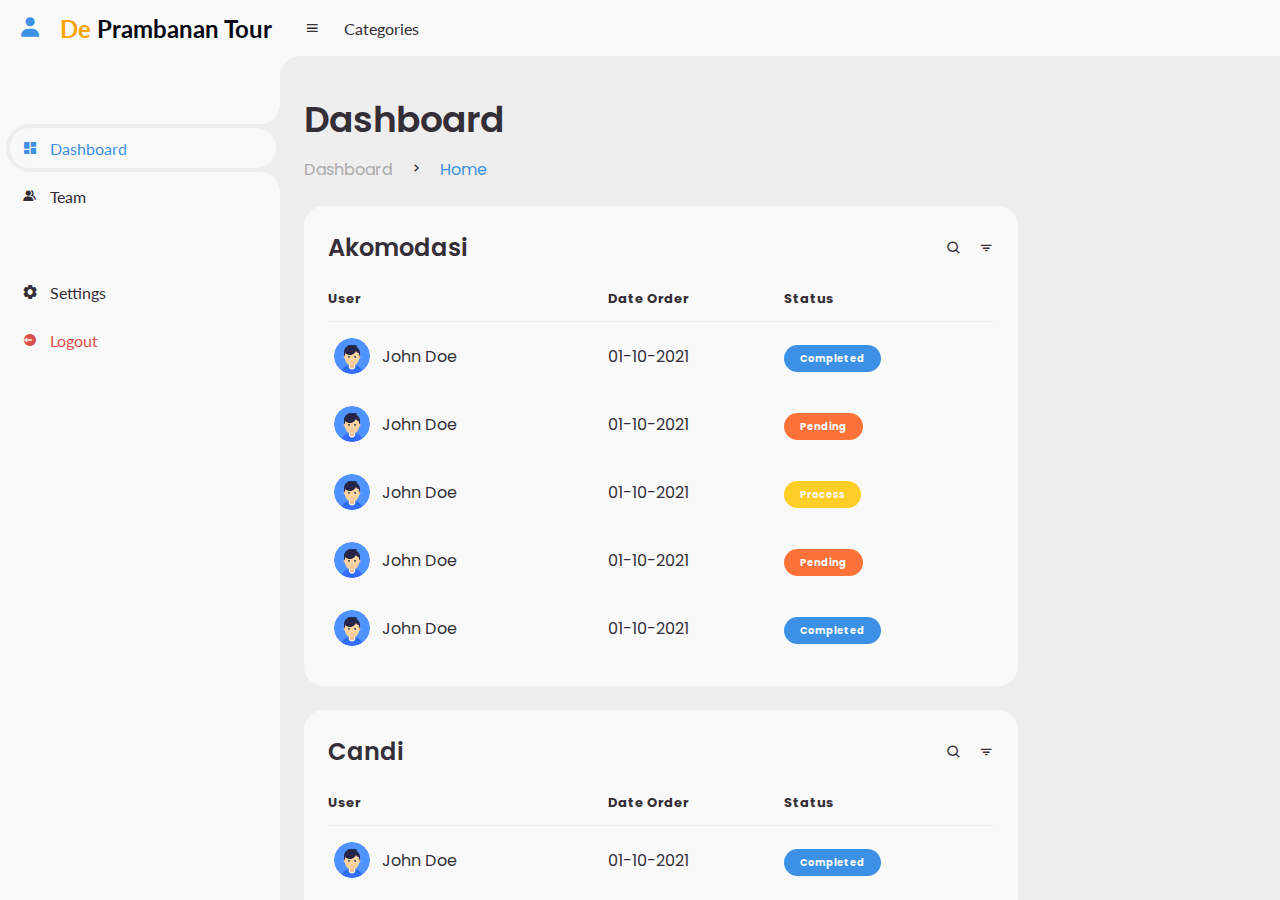
<file: Dasboard.html>
<!DOCTYPE html>
<html lang="en">
<head>
	<meta charset="UTF-8">
	<meta name="viewport" content="width=device-width, initial-scale=1.0">

	<!-- Boxicons -->
	<link href='https://unpkg.com/boxicons@2.0.9/css/boxicons.min.css' rel='stylesheet'>
	<!-- My CSS -->
	<link rel="stylesheet" href="Dasboard/style.css">

	<title>AdminHub</title>
</head>
<body>


	<!-- SIDEBAR -->
	<section id="sidebar">
		<a href="#" class="brand">
			<i class='bx bxs-user'></i>
			<span class="text"><span class="danger">De </span>Prambanan Tour</span>
		</a>
		<ul class="side-menu top">
			<li class="active">
				<a href="#dasboard">
					<i class='bx bxs-dashboard' ></i>
					<span class="text">Dashboard</span>
				</a>
			</li>
			<li>
				<a href="#team">
					<i class='bx bxs-group' ></i>
					<span class="text">Team</span>
				</a>
			</li>
		</ul>
		<ul class="side-menu">
			<li>
				<a href="#">
					<i class='bx bxs-cog' ></i>
					<span class="text">Settings</span>
				</a>
			</li>
			<li>
				<a href="login.html" class="logout">
					<i class='bx bxs-log-out-circle' ></i>
					<span class="text">Logout</span>
				</a>
			</li>
		</ul>
	</section>
	<!-- SIDEBAR -->



	<!-- CONTENT -->
	<section id="content">
		<!-- NAVBAR -->
		<nav>
			<i class='bx bx-menu' ></i>
			<a href="#" class="nav-link">Categories</a>
			<!-- <form action="#">
				<div class="form-input">
					<input type="search" placeholder="Search...">
					<button type="submit" class="search-btn"><i class='bx bx-search' ></i></button>
				</div>
			</form>
			<input type="checkbox" id="switch-mode" hidden>
			<label for="switch-mode" class="switch-mode"></label>
			<a href="#" class="notification">
				<i class='bx bxs-bell' ></i>
				<span class="num">8</span>
			</a>
			<a href="#" class="profile">
				<img src="Dasboard/user.png">
			</a> -->
		</nav>
		<!-- NAVBAR -->

		<!-- MAIN -->
		<main>
			<div class="head-title" id="dasboard">
				<div class="left">
					<h1>Dashboard</h1>
					<ul class="breadcrumb">
						<li>
							<a href="#">Dashboard</a>
						</li>
						<li><i class='bx bx-chevron-right' ></i></li>
						<li>
							<a class="active" href="#">Home</a>
						</li>
					</ul>
				</div>
			</div>


			<div class="table-data">
				<div class="order">
					<div class="head">
						<h3>Akomodasi</h3>
						<i class='bx bx-search' ></i>
						<i class='bx bx-filter' ></i>
					</div>
					<table>
						<thead>
							<tr>
								<th>User</th>
								<th>Date Order</th>
								<th>Status</th>
							</tr>
						</thead>
						<tbody>
							<tr>
								<td>
									<img src="Dasboard/user.png">
									<p>John Doe</p>
								</td>
								<td>01-10-2021</td>
								<td><span class="status completed">Completed</span></td>
							</tr>
							<tr>
								<td>
									<img src="Dasboard/user.png">
									<p>John Doe</p>
								</td>
								<td>01-10-2021</td>
								<td><span class="status pending">Pending</span></td>
							</tr>
							<tr>
								<td>
									<img src="Dasboard/user.png">
									<p>John Doe</p>
								</td>
								<td>01-10-2021</td>
								<td><span class="status process">Process</span></td>
							</tr>
							<tr>
								<td>
									<img src="Dasboard/user.png">
									<p>John Doe</p>
								</td>
								<td>01-10-2021</td>
								<td><span class="status pending">Pending</span></td>
							</tr>
							<tr>
								<td>
									<img src="Dasboard/user.png">
									<p>John Doe</p>
								</td>
								<td>01-10-2021</td>
								<td><span class="status completed">Completed</span></td>
							</tr>
						</tbody>
					</table>
				</div>

				<div class="order">
					<div class="head">
						<h3>Candi</h3>
						<i class='bx bx-search' ></i>
						<i class='bx bx-filter' ></i>
					</div>
					<table>
						<thead>
							<tr>
								<th>User</th>
								<th>Date Order</th>
								<th>Status</th>
							</tr>
						</thead>
						<tbody>
							<tr>
								<td>
									<img src="Dasboard/user.png">
									<p>John Doe</p>
								</td>
								<td>01-10-2021</td>
								<td><span class="status completed">Completed</span></td>
							</tr>
							<tr>
								<td>
									<img src="Dasboard/user.png">
									<p>John Doe</p>
								</td>
								<td>01-10-2021</td>
								<td><span class="status pending">Pending</span></td>
							</tr>
							<tr>
								<td>
									<img src="Dasboard/user.png">
									<p>John Doe</p>
								</td>
								<td>01-10-2021</td>
								<td><span class="status process">Process</span></td>
							</tr>
							<tr>
								<td>
									<img src="Dasboard/user.png">
									<p>John Doe</p>
								</td>
								<td>01-10-2021</td>
								<td><span class="status pending">Pending</span></td>
							</tr>
							<tr>
								<td>
									<img src="Dasboard/user.png">
									<p>John Doe</p>
								</td>
								<td>01-10-2021</td>
								<td><span class="status completed">Completed</span></td>
							</tr>
						</tbody>
					</table>
				</div>

				<div class="order">
					<div class="head">
						<h3>Kebudayaan</h3>
						<i class='bx bx-search' ></i>
						<i class='bx bx-filter' ></i>
					</div>
					<table>
						<thead>
							<tr>
								<th>User</th>
								<th>Date Order</th>
								<th>Status</th>
							</tr>
						</thead>
						<tbody>
							<tr>
								<td>
									<img src="Dasboard/user.png">
									<p>John Doe</p>
								</td>
								<td>01-10-2021</td>
								<td><span class="status completed">Completed</span></td>
							</tr>
							<tr>
								<td>
									<img src="Dasboard/user.png">
									<p>John Doe</p>
								</td>
								<td>01-10-2021</td>
								<td><span class="status pending">Pending</span></td>
							</tr>
							<tr>
								<td>
									<img src="Dasboard/user.png">
									<p>John Doe</p>
								</td>
								<td>01-10-2021</td>
								<td><span class="status process">Process</span></td>
							</tr>
							<tr>
								<td>
									<img src="Dasboard/user.png">
									<p>John Doe</p>
								</td>
								<td>01-10-2021</td>
								<td><span class="status pending">Pending</span></td>
							</tr>
							<tr>
								<td>
									<img src="Dasboard/user.png">
									<p>John Doe</p>
								</td>
								<td>01-10-2021</td>
								<td><span class="status completed">Completed</span></td>
							</tr>
						</tbody>
					</table>
				</div>

				<!-- team -->
				<div class="todo" id="team">
					<div class="head">
						<h3>Admin akun</h3>
						<i class='bx bx-plus' ></i>
						<i class='bx bx-filter' ></i>
					</div>
					<ul class="todo-list">
						<li class="completed">
							<p>Todo List</p>
							<i class='bx bx-dots-vertical-rounded' ></i>
						</li>
						<li class="completed">
							<p>Todo List</p>
							<i class='bx bx-dots-vertical-rounded' ></i>
						</li>
						<li class="not-completed">
							<p>Todo List</p>
							<i class='bx bx-dots-vertical-rounded' ></i>
						</li>
						<li class="completed">
							<p>Todo List</p>
							<i class='bx bx-dots-vertical-rounded' ></i>
						</li>
						<li class="not-completed">
							<p>Todo List</p>
							<i class='bx bx-dots-vertical-rounded' ></i>
						</li>
					</ul>
				</div>
			</div>
		</main>
		<!-- MAIN -->
	</section>
	<!-- CONTENT -->
	

	<script src="Dasboard/script.js"></script>
</body>
</html>
</file>
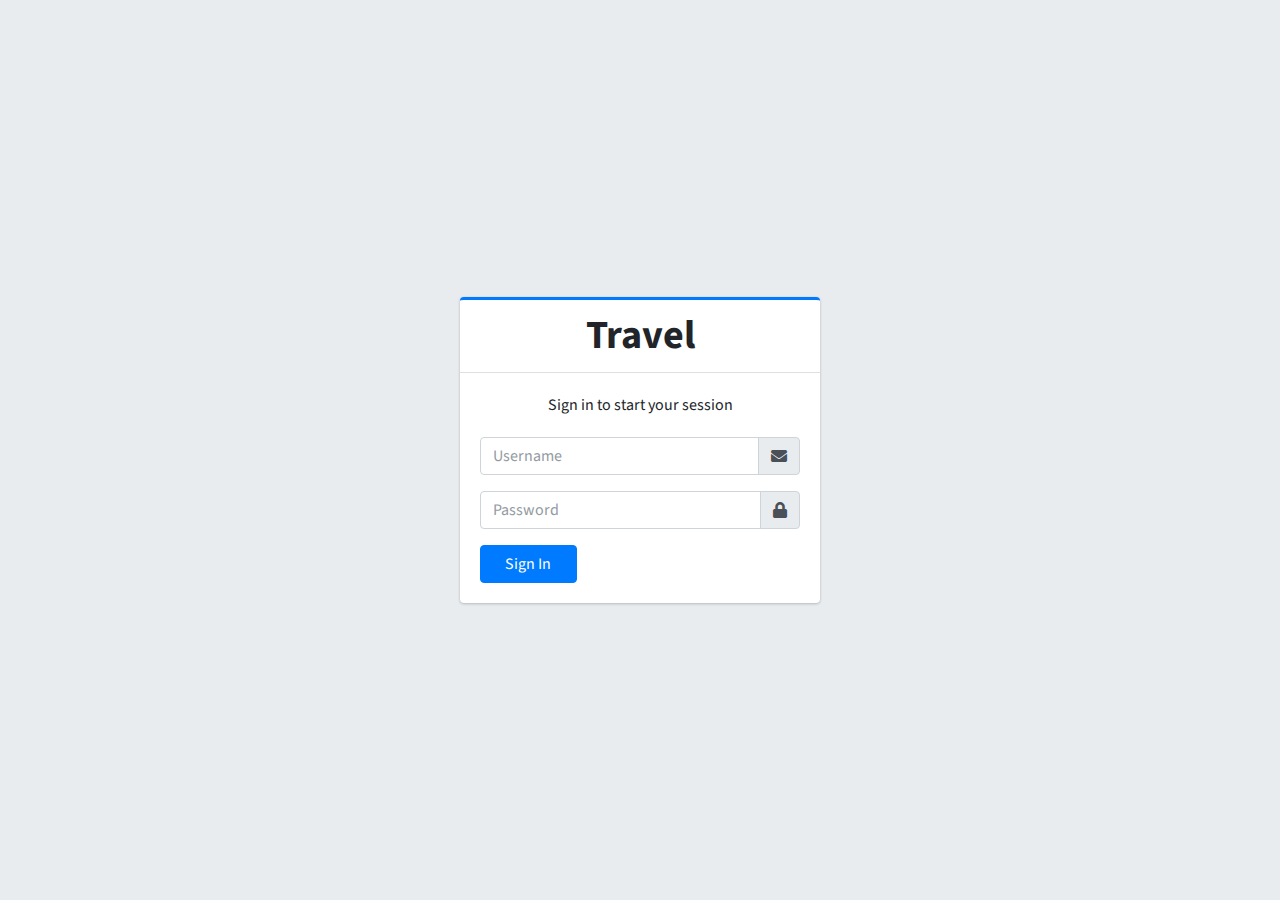
<file: login2.html>
<!DOCTYPE html>
<html lang="en">
<head>
  <meta charset="utf-8">
  <meta name="viewport" content="width=device-width, initial-scale=1">
  <title>Travel</title>

  <!-- Google Font: Source Sans Pro -->
  <link rel="stylesheet" href="https://fonts.googleapis.com/css?family=Source+Sans+Pro:300,400,400i,700&display=fallback">
  <!-- Font Awesome -->
  <link rel="stylesheet" href="plugins/fontawesome-free/css/all.min.css">
  <!-- icheck bootstrap -->
  <link rel="stylesheet" href="plugins/icheck-bootstrap/icheck-bootstrap.min.css">
  <!-- Theme style -->
  <link rel="stylesheet" href="dist/css/adminlte.min.css">
</head>
<body class="hold-transition login-page">
<div class="login-box">
  <!-- /.login-logo -->
  <div class="card card-outline card-primary">
    <div class="card-header text-center">
      <a href="../../index2.html" class="h1"><b>Travel</b></a>
    </div>
    <div class="card-body">
      <p class="login-box-msg">Sign in to start your session</p>

      <form action="login_p.php" method="post">
        <div class="input-group mb-3">
          <input type="text" class="form-control" placeholder="Username" name="username">
          <div class="input-group-append">
            <div class="input-group-text">
              <span class="fas fa-envelope"></span>
            </div>
          </div>
        </div>
        <div class="input-group mb-3">
          <input type="password" class="form-control" placeholder="Password" name="pwd">
          <div class="input-group-append">
            <div class="input-group-text">
              <span class="fas fa-lock"></span>
            </div>
          </div>
        </div>
        <div class="row">

          <!-- /.col -->
          <div class="col-4">
            <button type="submit" class="btn btn-primary btn-block">Sign In</button>
          </div>
          <!-- /.col -->
        </div>
      </form>


    </div>
    <!-- /.card-body -->
  </div>
  <!-- /.card -->
</div>
<!-- /.login-box -->

<!-- jQuery -->
<script src="plugins/jquery/jquery.min.js"></script>
<!-- Bootstrap 4 -->
<script src="plugins/bootstrap/js/bootstrap.bundle.min.js"></script>
<!-- AdminLTE App -->
<script src="dist/js/adminlte.min.js"></script>
</body>
</html>
</file>
<file: Dasboard/style.css>
@import url('https://fonts.googleapis.com/css2?family=Lato:wght@400;700&family=Poppins:wght@400;500;600;700&display=swap');

* {
	margin: 0;
	padding: 0;
	box-sizing: border-box;
}

a {
	text-decoration: none;
}

li {
	list-style: none;
}

:root {
	--poppins: 'Poppins', sans-serif;
	--lato: 'Lato', sans-serif;

	--light: #F9F9F9;
	--blue: #3C91E6;
	--light-blue: #CFE8FF;
	--grey: #eee;
	--dark-grey: #AAAAAA;
	--dark: #342E37;
	--red: #DB504A;
	--yellow: #FFCE26;
	--light-yellow: #FFF2C6;
	--orange: #FD7238;
	--light-orange: #FFE0D3;
}

html {
	overflow-x: hidden;
}

body.dark {
	--light: #0C0C1E;
	--grey: #060714;
	--dark: #FBFBFB;
}

body {
	background: var(--grey);
	overflow-x: hidden;
}





/* SIDEBAR */
#sidebar {
	position: fixed;
	top: 0;
	left: 0;
	width: 280px;
	height: 100%;
	background: var(--light);
	z-index: 2000;
	font-family: var(--lato);
	transition: .3s ease;
	overflow-x: hidden;
	scrollbar-width: none;
}
#sidebar::--webkit-scrollbar {
	display: none;
}
#sidebar.hide {
	width: 60px;
}
#sidebar .brand {
	font-size: 24px;
	font-weight: 700;
	height: 56px;
	display: flex;
	align-items: center;
	color: var(--blue);
	position: sticky;
	top: 0;
	left: 0;
	background: var(--light);
	z-index: 500;
	padding-bottom: 20px;
	box-sizing: content-box;
}

#sidebar .brand .danger {
    color: orange;
}

#sidebar .brand .text {
    color: #060714;
}

#sidebar .brand .bx {
	min-width: 60px;
	display: flex;
	justify-content: center;
}
#sidebar .side-menu {
	width: 100%;
	margin-top: 48px;
}
#sidebar .side-menu li {
	height: 48px;
	background: transparent;
	margin-left: 6px;
	border-radius: 48px 0 0 48px;
	padding: 4px;
}
#sidebar .side-menu li.active {
	background: var(--grey);
	position: relative;
}
#sidebar .side-menu li.active::before {
	content: '';
	position: absolute;
	width: 40px;
	height: 40px;
	border-radius: 50%;
	top: -40px;
	right: 0;
	box-shadow: 20px 20px 0 var(--grey);
	z-index: -1;
}
#sidebar .side-menu li.active::after {
	content: '';
	position: absolute;
	width: 40px;
	height: 40px;
	border-radius: 50%;
	bottom: -40px;
	right: 0;
	box-shadow: 20px -20px 0 var(--grey);
	z-index: -1;
}
#sidebar .side-menu li a {
	width: 100%;
	height: 100%;
	background: var(--light);
	display: flex;
	align-items: center;
	border-radius: 48px;
	font-size: 16px;
	color: var(--dark);
	white-space: nowrap;
	overflow-x: hidden;
}
#sidebar .side-menu.top li.active a {
	color: var(--blue);
}
#sidebar.hide .side-menu li a {
	width: calc(48px - (4px * 2));
	transition: width .3s ease;
}
#sidebar .side-menu li a.logout {
	color: var(--red);
}
#sidebar .side-menu.top li a:hover {
	color: var(--blue);
}
#sidebar .side-menu li a .bx {
	min-width: calc(60px  - ((4px + 6px) * 2));
	display: flex;
	justify-content: center;
}
/* SIDEBAR */





/* CONTENT */
#content {
	position: relative;
	width: calc(100% - 280px);
	left: 280px;
	transition: .3s ease;
}
#sidebar.hide ~ #content {
	width: calc(100% - 60px);
	left: 60px;
}




/* NAVBAR */
#content nav {
	height: 56px;
	background: var(--light);
	padding: 0 24px;
	display: flex;
	align-items: center;
	grid-gap: 24px;
	font-family: var(--lato);
	position: sticky;
	top: 0;
	left: 0;
	z-index: 1000;
}
#content nav::before {
	content: '';
	position: absolute;
	width: 40px;
	height: 40px;
	bottom: -40px;
	left: 0;
	border-radius: 50%;
	box-shadow: -20px -20px 0 var(--light);
}
#content nav a {
	color: var(--dark);
}
#content nav .bx.bx-menu {
	cursor: pointer;
	color: var(--dark);
}
#content nav .nav-link {
	font-size: 16px;
	transition: .3s ease;
}
#content nav .nav-link:hover {
	color: var(--blue);
}
#content nav form {
	max-width: 400px;
	width: 100%;
	margin-right: auto;
}
#content nav form .form-input {
	display: flex;
	align-items: center;
	height: 36px;
}
#content nav form .form-input input {
	flex-grow: 1;
	padding: 0 16px;
	height: 100%;
	border: none;
	background: var(--grey);
	border-radius: 36px 0 0 36px;
	outline: none;
	width: 100%;
	color: var(--dark);
}
#content nav form .form-input button {
	width: 36px;
	height: 100%;
	display: flex;
	justify-content: center;
	align-items: center;
	background: var(--blue);
	color: var(--light);
	font-size: 18px;
	border: none;
	outline: none;
	border-radius: 0 36px 36px 0;
	cursor: pointer;
}
#content nav .notification {
	font-size: 20px;
	position: relative;
}
#content nav .notification .num {
	position: absolute;
	top: -6px;
	right: -6px;
	width: 20px;
	height: 20px;
	border-radius: 50%;
	border: 2px solid var(--light);
	background: var(--red);
	color: var(--light);
	font-weight: 700;
	font-size: 12px;
	display: flex;
	justify-content: center;
	align-items: center;
}
#content nav .profile img {
	width: 36px;
	height: 36px;
	object-fit: cover;
	border-radius: 50%;
}
#content nav .switch-mode {
	display: block;
	min-width: 50px;
	height: 25px;
	border-radius: 25px;
	background: var(--grey);
	cursor: pointer;
	position: relative;
}
#content nav .switch-mode::before {
	content: '';
	position: absolute;
	top: 2px;
	left: 2px;
	bottom: 2px;
	width: calc(25px - 4px);
	background: var(--blue);
	border-radius: 50%;
	transition: all .3s ease;
}
#content nav #switch-mode:checked + .switch-mode::before {
	left: calc(100% - (25px - 4px) - 2px);
}
/* NAVBAR */





/* MAIN */
#content main {
	width: 100%;
	padding: 36px 24px;
	font-family: var(--poppins);
	max-height: calc(100vh - 56px);
	overflow-y: auto;
}
#content main .head-title {
	display: flex;
	align-items: center;
	justify-content: space-between;
	grid-gap: 16px;
	flex-wrap: wrap;
}
#content main .head-title .left h1 {
	font-size: 36px;
	font-weight: 600;
	margin-bottom: 10px;
	color: var(--dark);
}
#content main .head-title .left .breadcrumb {
	display: flex;
	align-items: center;
	grid-gap: 16px;
}
#content main .head-title .left .breadcrumb li {
	color: var(--dark);
}
#content main .head-title .left .breadcrumb li a {
	color: var(--dark-grey);
	pointer-events: none;
}
#content main .head-title .left .breadcrumb li a.active {
	color: var(--blue);
	pointer-events: unset;
}
#content main .head-title .btn-download {
	height: 36px;
	padding: 0 16px;
	border-radius: 36px;
	background: var(--blue);
	color: var(--light);
	display: flex;
	justify-content: center;
	align-items: center;
	grid-gap: 10px;
	font-weight: 500;
}




#content main .box-info {
	display: grid;
	grid-template-columns: repeat(auto-fit, minmax(240px, 1fr));
	grid-gap: 24px;
	margin-top: 36px;
}
#content main .box-info li {
	padding: 24px;
	background: var(--light);
	border-radius: 20px;
	display: flex;
	align-items: center;
	grid-gap: 24px;
}
#content main .box-info li .bx {
	width: 80px;
	height: 80px;
	border-radius: 10px;
	font-size: 36px;
	display: flex;
	justify-content: center;
	align-items: center;
}
#content main .box-info li:nth-child(1) .bx {
	background: var(--light-blue);
	color: var(--blue);
}
#content main .box-info li:nth-child(2) .bx {
	background: var(--light-yellow);
	color: var(--yellow);
}
#content main .box-info li:nth-child(3) .bx {
	background: var(--light-orange);
	color: var(--orange);
}
#content main .box-info li .text h3 {
	font-size: 24px;
	font-weight: 600;
	color: var(--dark);
}
#content main .box-info li .text p {
	color: var(--dark);	
}





#content main .table-data {
	display: flex;
	flex-wrap: wrap;
	grid-gap: 24px;
	margin-top: 24px;
	width: 100%;
	color: var(--dark);
}
#content main .table-data > div {
	border-radius: 20px;
	background: var(--light);
	padding: 24px;
	overflow-x: auto;
}
#content main .table-data .head {
	display: flex;
	align-items: center;
	grid-gap: 16px;
	margin-bottom: 24px;
}
#content main .table-data .head h3 {
	margin-right: auto;
	font-size: 24px;
	font-weight: 600;
}
#content main .table-data .head .bx {
	cursor: pointer;
}

#content main .table-data .order {
	/* flex-grow: 1; */
    /* flex-direction: column;
    display: table-column; */
	flex-basis: 75%;
}
#content main .table-data .order table {
	width: 100%;
	border-collapse: collapse;
}
#content main .table-data .order table th {
	padding-bottom: 12px;
	font-size: 13px;
	text-align: left;
	border-bottom: 1px solid var(--grey);
}
#content main .table-data .order table td {
	padding: 16px 0;
}
#content main .table-data .order table tr td:first-child {
	display: flex;
	align-items: center;
	grid-gap: 12px;
	padding-left: 6px;
}
#content main .table-data .order table td img {
	width: 36px;
	height: 36px;
	border-radius: 50%;
	object-fit: cover;
}
#content main .table-data .order table tbody tr:hover {
	background: var(--grey);
}
#content main .table-data .order table tr td .status {
	font-size: 10px;
	padding: 6px 16px;
	color: var(--light);
	border-radius: 20px;
	font-weight: 700;
}
#content main .table-data .order table tr td .status.completed {
	background: var(--blue);
}
#content main .table-data .order table tr td .status.process {
	background: var(--yellow);
}
#content main .table-data .order table tr td .status.pending {
	background: var(--orange);
}


#content main .table-data .todo {
	/* flex-grow: 1; */
	flex-basis: 300px;
}
#content main .table-data .todo .todo-list {
	width: 100%;
}
#content main .table-data .todo .todo-list li {
	width: 100%;
	margin-bottom: 16px;
	background: var(--grey);
	border-radius: 10px;
	padding: 14px 20px;
	display: flex;
	justify-content: space-between;
	align-items: center;
}
#content main .table-data .todo .todo-list li .bx {
	cursor: pointer;
}
#content main .table-data .todo .todo-list li.completed {
	border-left: 10px solid var(--blue);
}
#content main .table-data .todo .todo-list li.not-completed {
	border-left: 10px solid var(--orange);
}
#content main .table-data .todo .todo-list li:last-child {
	margin-bottom: 0;
}
/* MAIN */
/* CONTENT */









@media screen and (max-width: 768px) {
	#sidebar {
		width: 200px;
	}

	#content {
		width: calc(100% - 60px);
		left: 200px;
	}

	#content nav .nav-link {
		display: none;
	}
}






@media screen and (max-width: 576px) {
	#content nav form .form-input input {
		display: none;
	}

	#content nav form .form-input button {
		width: auto;
		height: auto;
		background: transparent;
		border-radius: none;
		color: var(--dark);
	}

	#content nav form.show .form-input input {
		display: block;
		width: 100%;
	}
	#content nav form.show .form-input button {
		width: 36px;
		height: 100%;
		border-radius: 0 36px 36px 0;
		color: var(--light);
		background: var(--red);
	}

	#content nav form.show ~ .notification,
	#content nav form.show ~ .profile {
		display: none;
	}

	#content main .box-info {
		grid-template-columns: 1fr;
	}

	#content main .table-data .head {
		min-width: 420px;
	}
	#content main .table-data .order table {
		min-width: 420px;
	}
	#content main .table-data .todo .todo-list {
		min-width: 420px;
	}
}
</file>
